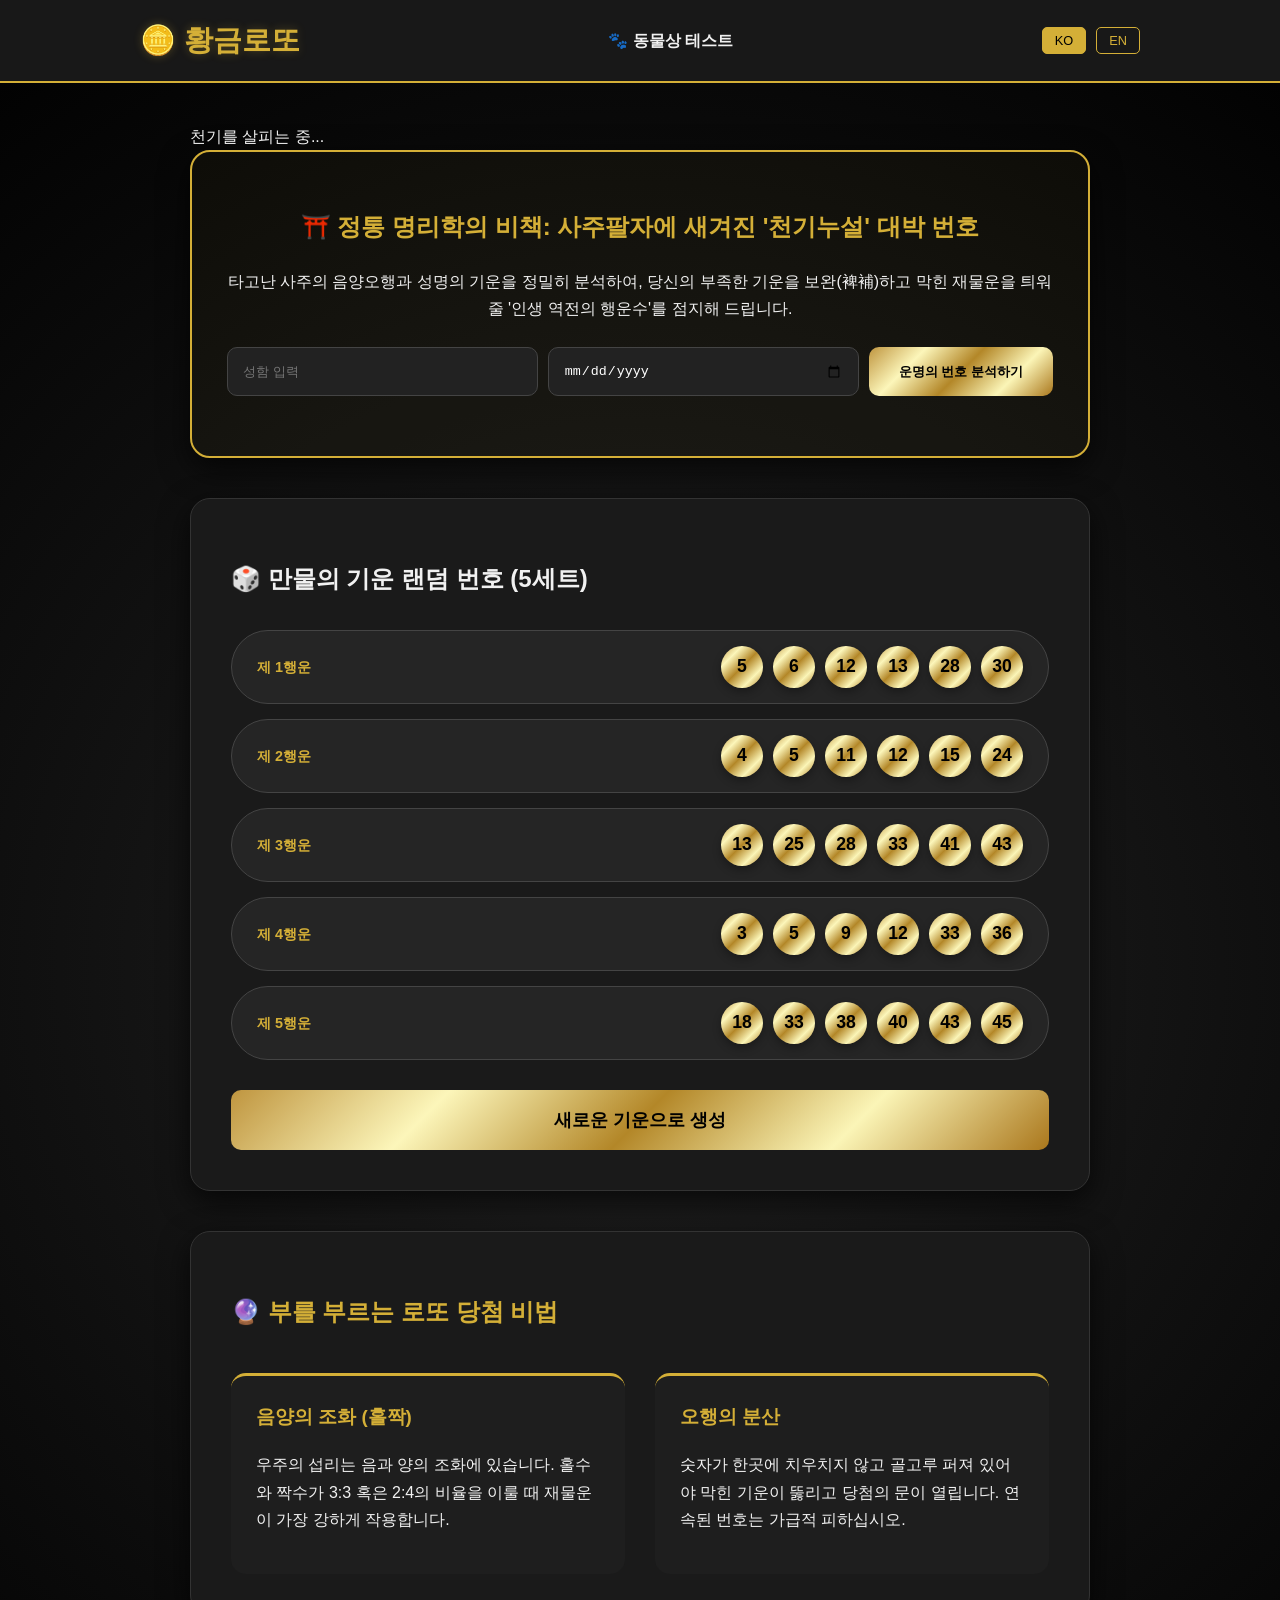
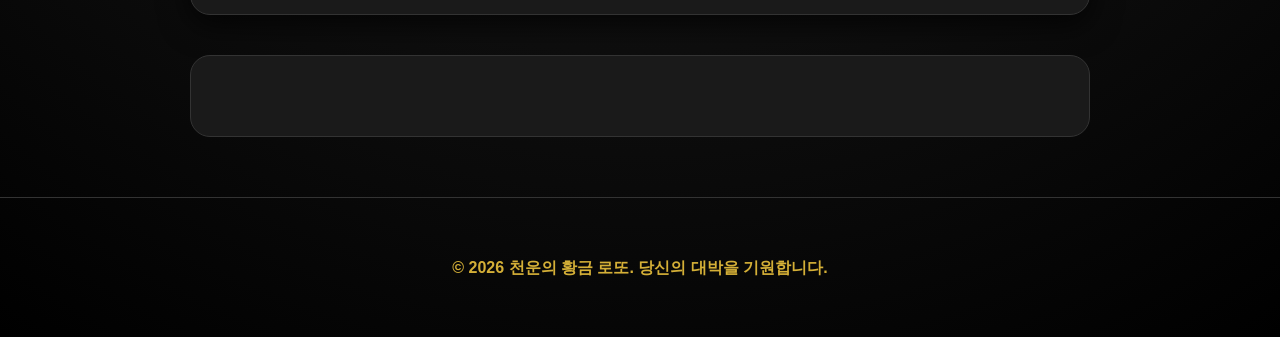
<file: index.html>
<!DOCTYPE html>
<html lang="ko">
<head>
    <!-- Google tag (gtag.js) -->
    <script async src="https://www.googletagmanager.com/gtag/js?id=G-9KFD561LHC"></script>
    <script>
      window.dataLayer = window.dataLayer || [];
      function gtag(){dataLayer.push(arguments);}
      gtag('js', new Date());

      gtag('config', 'G-9KFD561LHC');
    </script>
    <script type="text/javascript">
        (function(c,l,a,r,i,t,y){
            c[a]=c[a]||function(){(c[a].q=c[a].q||[]).push(arguments)};
            t=l.createElement(r);t.async=1;t.src="https://www.clarity.ms/tag/"+i;
            y=l.getElementsByTagName(r)[0];y.parentNode.insertBefore(t,y);
        })(window, document, "clarity", "script", "vsuzho5ap3");
    </script>
    <meta charset="UTF-8">
    <meta name="viewport" content="width=device-width, initial-scale=1.0">
    <title id="site-title">📜 조선 비책: 사주팔자 기반 천기누설 로또 생성기</title>
    <meta name="description" content="조선 비책: 하늘의 운과 땅의 기운을 담은 사주 기반 로또 번호 생성기입니다. 당신의 성명과 생년월일을 분석하여 일생의 대박 번호를 추천해 드립니다.">
    <meta name="keywords" content="조선 비책, 로또 생성기, 사주 로또, 무료 로또 번호, 행운의 번호, 대박 번호, 조선비책 로또">
    <link rel="canonical" href="https://son-workspace2-54228309-95338.web.app/">
    
    <!-- Open Graph / Facebook -->
    <meta property="og:type" content="website">
    <meta property="og:url" content="https://son-workspace2-54228309-95338.web.app/">
    <meta property="og:title" content="조선 비책: 사주팔자 기반 로또 생성기">
    <meta property="og:description" content="당신의 사주와 성명을 분석하여 행운의 대박 번호를 점지해 드립니다.">
    <meta property="og:image" content="https://son-workspace2-54228309-95338.web.app/og-image.jpg">

    <meta name="google-adsense-account" content="ca-pub-6090997371163234">
    <script async src="https://pagead2.googlesyndication.com/pagead/js/adsbygoogle.js?client=ca-pub-6090997371163234"
     crossorigin="anonymous" onerror="console.log('AdSense script blocked');"></script>
    <link rel="stylesheet" href="style.css?v=4.0">
</head>
<body>
    <header class="navbar">
        <nav class="nav-container">
            <a href="/" class="logo" id="nav-logo">🪙 황금로또</a>
            <div class="menu-links">
                <a href="/animal.html" class="nav-link">🐾 동물상 테스트</a>
            </div>
            <div class="lang-switcher">
                <button class="lang-btn active" onclick="setLanguage('ko')">KO</button>
                <button class="lang-btn" onclick="setLanguage('en')">EN</button>
            </div>
            <button id="theme-toggle" style="display:none;">🌙</button>
        </nav>
    </header>

    <main class="container">
        <div id="weather-widget" class="weather-widget">
            <span id="weather-info">천기를 살피는 중...</span>
        </div>

        <!-- Saju Generator Section -->
        <section id="generator" class="section saju-box">
            <h1 id="saju-title" class="jackpot-text">⛩️ 정통 명리학의 비책: 사주팔자에 새겨진 '천기누설' 대박 번호</h1>
            <p id="saju-desc">타고난 사주의 음양오행과 성명의 기운을 정밀히 분석하여, 당신의 부족한 기운을 보완(裨補)하고 막힌 재물운을 틔워줄 '인생 역전의 행운수'를 점지해 드립니다.</p>
            
            <div class="saju-form">
                <input type="text" id="user-name" placeholder="성함 입력" class="input-field">
                <input type="date" id="user-birth" class="input-field">
                <button id="saju-btn" class="saju-btn">운명의 번호 분석하기</button>
            </div>
            
            <div id="saju-result-area" class="saju-result-area">
                <!-- Saju numbers & interpretation will appear here -->
            </div>
        </section>

        <!-- Random Generator Section -->
        <section class="section">
            <h2 id="random-title">🎲 만물의 기운 랜덤 번호 (5세트)</h2>
            <div id="results-container" class="results-grid">
                <!-- 5 rows of numbers -->
            </div>
            <button id="generate-btn" class="primary-btn">새로운 기운으로 생성</button>
        </section>

        <!-- Valuable Content Section 1 -->
        <section class="section content-rich">
            <h2 id="tips-title" class="jackpot-text">🔮 부를 부르는 로또 당첨 비법</h2>
            <div class="column-grid">
                <div class="column-item">
                    <h3 id="col1-title">음양의 조화 (홀짝)</h3>
                    <p id="col1-desc">우주의 섭리는 음과 양의 조화에 있습니다. 홀수와 짝수가 3:3 혹은 2:4의 비율을 이룰 때 재물운이 가장 강하게 작용합니다.</p>
                </div>
                <div class="column-item">
                    <h3 id="col2-title">오행의 분산</h3>
                    <p id="col2-desc">숫자가 한곳에 치우치지 않고 골고루 퍼져 있어야 막힌 기운이 뚫리고 당첨의 문이 열립니다. 연속된 번호는 가급적 피하십시오.</p>
                </div>
            </div>
        </section>

        <div id="disqus_thread" class="comments-section"></div>
        <script>
            var disqus_config = function () {
                this.page.url = window.location.href;
                this.page.identifier = window.location.pathname;
            };
            (function() {
                var d = document, s = d.createElement('script');
                s.src = 'https://workspace-7.disqus.com/embed.js';
                s.setAttribute('data-timestamp', +new Date());
                (d.head || d.body).appendChild(s);
            })();
        </script>
    </main>

    <footer>
        <div class="footer-content">
            <p id="footer-text" class="jackpot-text">&copy; 2026 천운의 황금 로또. 당신의 대박을 기원합니다.</p>
        </div>
    </footer>

    <script src="main.js?v=4.0"></script>
</body>
</html>
</file>
<file: style.css>
:root {
    --bg-color: #0f0f0f;
    --container-bg: #1a1a1a;
    --text-color: #f1f1f1;
    --primary-color: #d4af37; /* Gold */
    --gold-gradient: linear-gradient(135deg, #bf953f, #fcf6ba, #b38728, #fbf5b7, #aa771c);
    --red-accent: #8b0000;
    --shadow: 0 10px 30px rgba(0, 0, 0, 0.7);
}

body {
    font-family: 'Pretendard', 'Roboto', sans-serif;
    background-color: var(--bg-color);
    background-image: radial-gradient(circle at center, #222 0%, #000 100%);
    color: var(--text-color);
    margin: 0;
    line-height: 1.7;
}

/* Navbar & Lang Switcher */
.navbar {
    background: rgba(26, 26, 26, 0.95);
    border-bottom: 2px solid var(--primary-color);
    padding: 1rem 0;
    position: sticky;
    top: 0;
    z-index: 1000;
}

.nav-container {
    max-width: 1000px;
    margin: 0 auto;
    display: flex;
    justify-content: space-between;
    align-items: center;
    padding: 0 20px;
}

.logo {
    text-decoration: none;
    color: var(--primary-color);
    font-size: 1.8rem;
    font-weight: 900;
    text-shadow: 0 0 10px rgba(212, 175, 55, 0.3);
}

.nav-link {
    color: var(--text-color);
    text-decoration: none;
    margin: 0 15px;
    font-weight: bold;
    transition: 0.3s;
}

.nav-link:hover {
    color: var(--primary-color);
}

.lang-switcher {
    display: flex;
    gap: 10px;
}

.lang-btn {
    background: transparent;
    border: 1px solid var(--primary-color);
    color: var(--primary-color);
    padding: 5px 12px;
    border-radius: 5px;
    cursor: pointer;
    font-size: 0.8rem;
    transition: 0.3s;
}

.lang-btn.active {
    background: var(--primary-color);
    color: #000;
}

/* Main Layout */
.container {
    max-width: 900px;
    margin: 40px auto;
    padding: 0 20px;
}

.section {
    background-color: var(--container-bg);
    padding: 40px;
    border-radius: 20px;
    box-shadow: var(--shadow);
    margin-bottom: 40px;
    border: 1px solid #333;
}

/* Saju Content */
.saju-box {
    background: rgba(212, 175, 55, 0.03);
    border: 2px solid var(--primary-color);
    padding: 35px;
    border-radius: 20px;
    text-align: center;
}

.saju-form {
    display: flex;
    gap: 10px;
    margin: 25px 0;
    flex-wrap: wrap;
    justify-content: center;
}

.input-field {
    background: #222;
    border: 1px solid #444;
    color: #fff;
    padding: 15px;
    border-radius: 10px;
    flex: 1;
    min-width: 150px;
}

.saju-btn {
    background: var(--gold-gradient);
    color: #000;
    font-weight: 900;
    padding: 15px 30px;
    border: none;
    border-radius: 10px;
    cursor: pointer;
    transition: 0.3s;
}

.saju-interpretation {
    margin-top: 25px;
    padding: 20px;
    background: rgba(255, 255, 255, 0.05);
    border-radius: 10px;
    text-align: left;
    font-size: 0.95rem;
    color: #ccc;
    border-left: 4px solid var(--primary-color);
}

/* Lottery Numbers Grid */
.results-grid {
    display: flex;
    flex-direction: column;
    gap: 15px;
    margin: 30px 0;
}

.numbers-line {
    display: flex;
    align-items: center;
    justify-content: space-between;
    background: #252525;
    padding: 15px 25px;
    border-radius: 50px;
    border: 1px solid #444;
}

.line-label {
    color: var(--primary-color);
    font-weight: bold;
    font-size: 0.9rem;
    margin-right: 15px;
}

.number-set {
    display: flex;
    gap: 10px;
}

.number {
    width: 42px;
    height: 42px;
    background: var(--gold-gradient) !important;
    color: #000 !important;
    border-radius: 50%;
    display: flex;
    justify-content: center;
    align-items: center;
    font-weight: bold;
    font-size: 1.1rem;
    box-shadow: 0 4px 8px rgba(0,0,0,0.3);
}

/* Informational Column Content */
.column-grid {
    display: grid;
    grid-template-columns: 1fr 1fr;
    gap: 30px;
    margin-top: 40px;
}

.column-item {
    background: #1e1e1e;
    padding: 25px;
    border-radius: 15px;
    border-top: 3px solid var(--primary-color);
}

.column-item h3 {
    color: var(--primary-color);
    margin-top: 0;
}

/* Utility */
.jackpot-text { color: var(--primary-color); font-weight: bold; }
.primary-btn {
    background: var(--gold-gradient);
    color: #000;
    padding: 18px;
    border: none;
    border-radius: 10px;
    font-weight: 900;
    font-size: 1.1rem;
    cursor: pointer;
    width: 100%;
}

.comments-section {
    background: var(--container-bg);
    padding: 40px;
    border-radius: 20px;
    margin-top: 40px;
    border: 1px solid #333;
}

/* Footer */
footer {
    padding: 40px 20px;
    text-align: center;
    border-top: 1px solid #333;
    margin-top: 60px;
}

@media (max-width: 768px) {
    .column-grid { grid-template-columns: 1fr; }
    .numbers-line { flex-direction: column; gap: 10px; border-radius: 20px; }
    .number-set { gap: 5px; }
    .number { width: 35px; height: 35px; font-size: 0.9rem; }
    .logo { font-size: 1.1rem; }
    .nav-container { padding: 0 10px; flex-wrap: wrap; justify-content: center; gap: 10px; }
    .menu-links { order: 2; width: 100%; text-align: center; margin-top: 5px; }
    .nav-link { margin: 0; font-size: 0.9rem; padding: 5px 10px; background: rgba(212, 175, 55, 0.1); border-radius: 5px; border: 1px solid var(--primary-color); }
    .lang-switcher { order: 1; }
}
</file>
